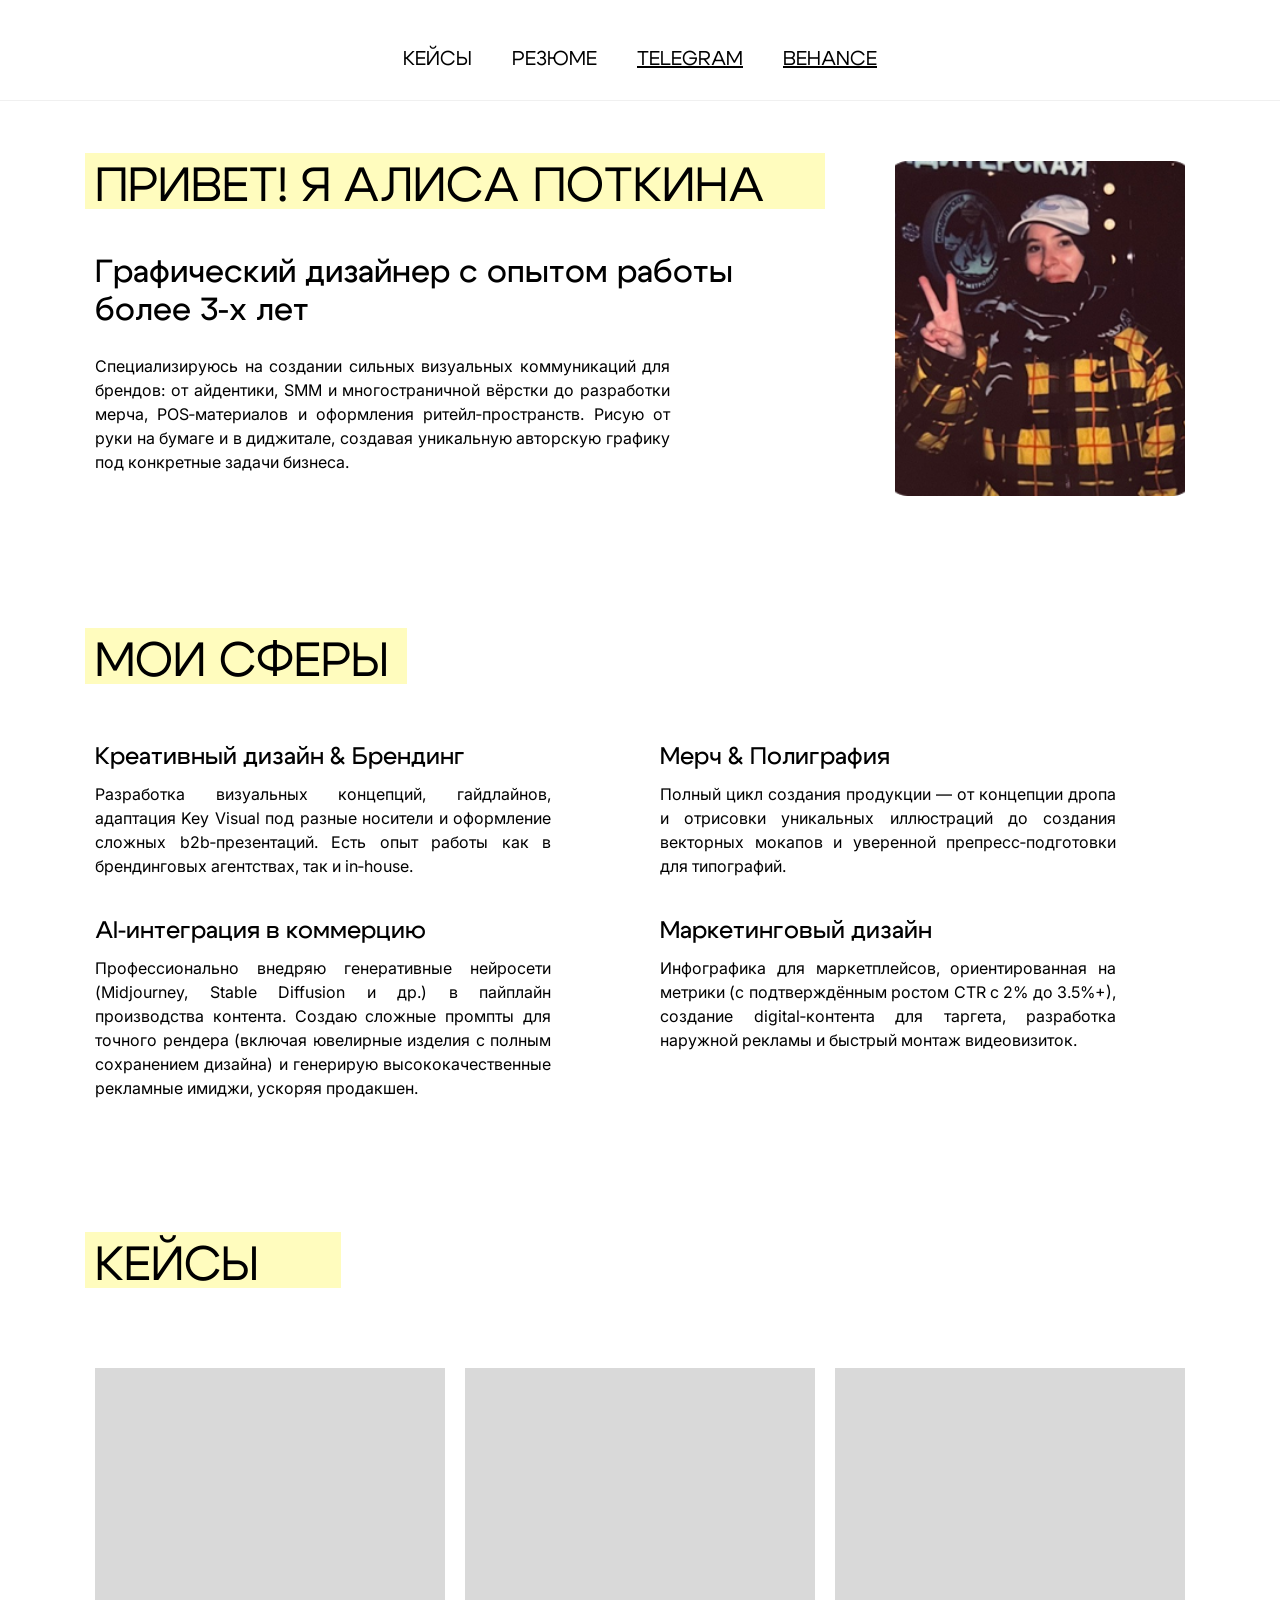
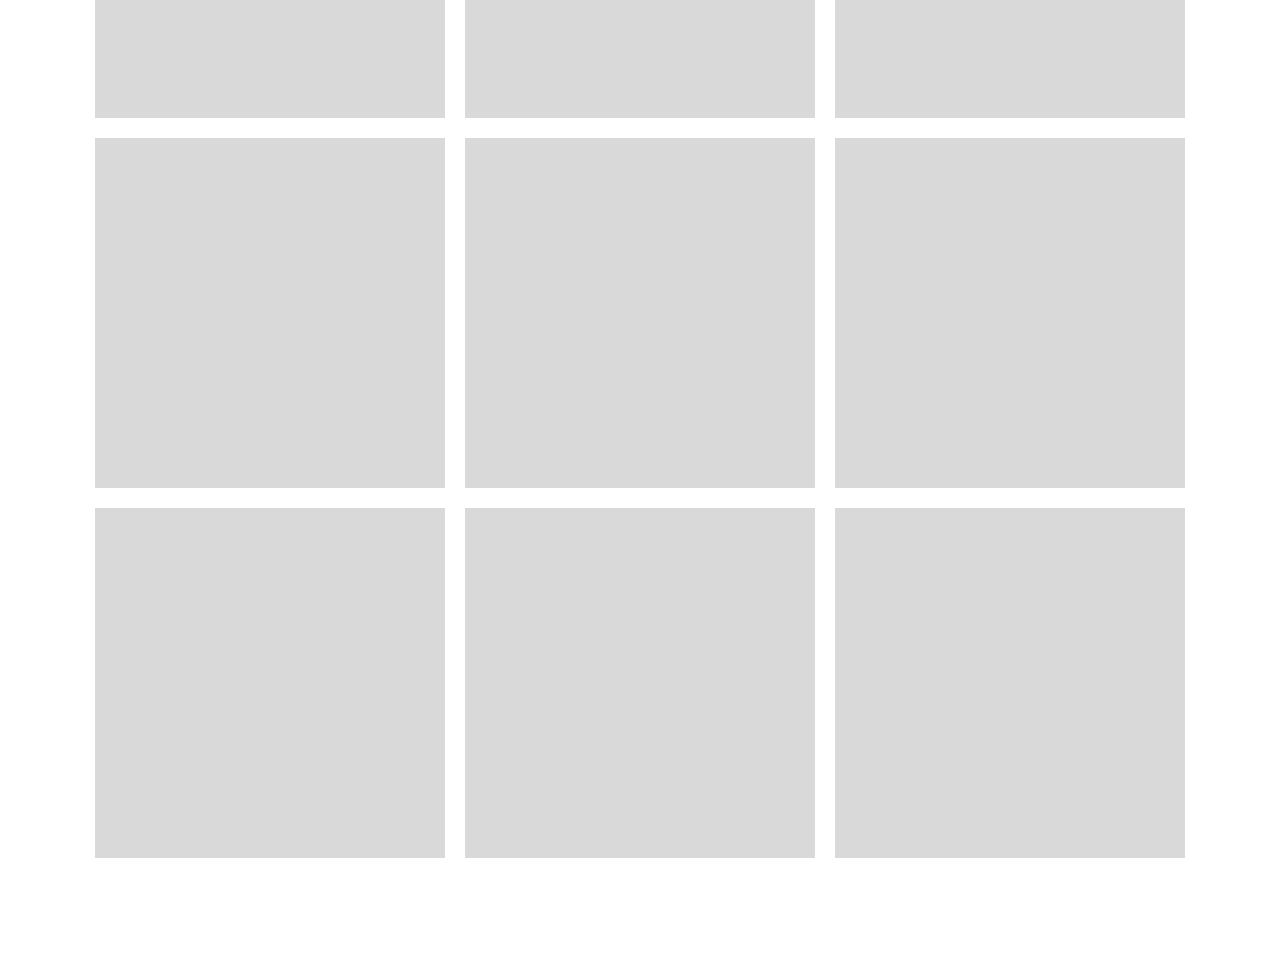
<file: index.html>
<!DOCTYPE html>
<html lang="ru">
<head>
  ⁠<link rel="icon" type="image/png" href="favicon.png">⁠
  <meta charset="UTF-8">
  <meta name="viewport" content="width=device-width, initial-scale=1.0">
  <title>Алиса Поткина — Портфолио</title>
  <link rel="stylesheet" href="style.css">
</head>
<body>

  <!-- Закрепленное меню -->
  <header class="header">
    <button class="nav-link">Кейсы</button>
    <button class="nav-link">Резюме</button>
   <a href="https://t.me/alisaap" class="nav-link" target="_blank">Telegram</a>
   <a href="https://www.behance.net/alisapotki6d21" class="nav-link" target="_blank">Behance</a>
  </header>

  <main class="container">
    <!-- Блок: Обо мне -->
    <section class="hero-section">
      <div class="hero-text-info">
        <div class="title-wrapper">
          <div class="title-decoration hero-decoration"></div>
          <h1 class="main-title">Привет! Я Алиса Поткина</h1>
        </div>
        <h3 class="subtitle">Графический дизайнер с опытом работы более 3‑х лет</h3>
        <p class="paragraph">
          Специализируюсь на создании сильных визуальных коммуникаций для брендов: от айдентики, SMM и многостраничной вёрстки до разработки мерча, POS‑материалов и оформления ритейл‑пространств. Рисую от руки на бумаге и в диджитале, создавая уникальную авторскую графику под конкретные задачи бизнеса.
        </p>
      </div>
      <img class="profile-image" src="avatar.png" alt="Алиса Поткина" />
    </section>

    <!-- Блок: Мои сферы -->
    <section class="spheres-section">
      <div class="title-wrapper align-left">
        <div class="title-decoration spheres-decoration"></div>
        <h2 class="section-title">Мои сферы</h2>
      </div>
      
      <div class="spheres-grid">
        <div class="sphere-item">
          <h4 class="sphere-title">Креативный дизайн & Брендинг</h4>
          <p class="paragraph">
            Разработка визуальных концепций, гайдлайнов, адаптация Key Visual под разные носители и оформление сложных b2b‑презентаций. Есть опыт работы как в брендинговых агентствах, так и in‑house.
          </p>
        </div>
        
        <div class="sphere-item">
          <h4 class="sphere-title">Мерч & Полиграфия</h4>
          <p class="paragraph">
            Полный цикл создания продукции — от концепции дропа и отрисовки уникальных иллюстраций до создания векторных мокапов и уверенной препресс‑подготовки для типографий.
          </p>
        </div>
        
        <div class="sphere-item">
          <h4 class="sphere-title">AI‑интеграция в коммерцию</h4>
          <p class="paragraph">
            Профессионально внедряю генеративные нейросети (Midjourney, Stable Diffusion и др.) в пайплайн производства контента. Создаю сложные промпты для точного рендера (включая ювелирные изделия с полным сохранением дизайна) и генерирую высококачественные рекламные имиджи, ускоряя продакшен.
          </p>
        </div>
        
        <div class="sphere-item">
          <h4 class="sphere-title">Маркетинговый дизайн</h4>
          <p class="paragraph">
            Инфографика для маркетплейсов, ориентированная на метрики (с подтверждённым ростом CTR с 2% до 3.5%+), создание digital‑контента для таргета, разработка наружной рекламы и быстрый монтаж видеовизиток.
          </p>
        </div>
      </div>
    </section>

    <!-- Блок: Проекты -->
    <section class="projects-section">
      <div class="title-wrapper align-left">
        <div class="title-decoration projects-decoration"></div>
        <h2 class="section-title">Кейсы</h2>
      </div>

      <div class="projects-grid">
        <!-- 9 плашек для портфолио -->
        <div class="project-card-placeholder"></div>
        <div class="project-card-placeholder"></div>
        <div class="project-card-placeholder"></div>
        <div class="project-card-placeholder"></div>
        <div class="project-card-placeholder"></div>
        <div class="project-card-placeholder"></div>
        <div class="project-card-placeholder"></div>
        <div class="project-card-placeholder"></div>
        <div class="project-card-placeholder"></div>
      </div>
    </section>
<!-- Наша кнопка. Я дала ей уникальный id="scrollTopBtn", чтобы другие стили её не трогали -->
    <button id="scrollTopBtn" onclick="window.scrollTo({ top: 0, behavior: 'smooth' })">Наверх</button>

  </main>

  <!-- Скрипт, который показывает кнопку при скролле -->
  <script>
    const btn = document.getElementById("scrollTopBtn");
    
    // Следим за скроллом страницы
    window.addEventListener("scroll", () => {
      if (window.scrollY > 300) { // Если пролистали вниз больше 300 пикселей
        btn.classList.add("show"); // Показываем кнопку
      } else {
        btn.classList.remove("show"); // Прячем кнопку
      }
    });
  </script>
</body>
</html>
</file>
<file: style.css>
/* =========================================
   1. ПОДКЛЮЧЕНИЕ ШРИФТОВ
========================================= */

/* Бесплатный Inter для основного текста */
@import url('https://fonts.googleapis.com/css2?family=Inter:wght@400&display=swap');

/* Твой шрифт Cygre (Обычный для заголовков) */
@font-face {
  font-family: 'Cygre';
  src: url('fonts/Cygre-Regular.ttf') format('truetype'), /* если у тебя .ttf */
  font-style: normal;
}

/* Твой шрифт Cygre (Medium для подзаголовков) */
@font-face {
  font-family: 'Cygre Medium';
  src: url('fonts/Cygre-Medium.ttf') format('truetype'),
  font-weight: 500;
  font-style: normal;
}

/* =========================================
   2. БАЗОВЫЕ НАСТРОЙКИ
========================================= */
* {
  box-sizing: border-box;
}

body {
  margin: 0;
  padding: 0;
  background-color: white;
  color: black;
  min-height: 100vh;
}

/* =========================================
   3. ШАПКА (МЕНЮ)
========================================= */
.header {
  position: sticky;
  top: 0;
  background: white;
  padding: 30px 20px;
  display: flex;
  justify-content: center;
  align-items: center;
  gap: 40px;
  z-index: 100;
  border-bottom: 1px solid #f0f0f0;
}

.nav-link {
  background: none;
  border: none;
  cursor: pointer;
  color: black;
  font-size: 20px;
  font-family: "Cygre", sans-serif; /* <-- ШРИФТ ИЗ ТВОЕГО КОДА */
  text-transform: uppercase;
  transition: opacity 0.2s;
  padding: 0;
}

.nav-link:hover {
  opacity: 0.6;
}

/* =========================================
   4. ОСНОВНОЙ КОНТЕЙНЕР И КНОПКА "НАЗАД"
========================================= */
.container {
  max-width: 1130px;
  margin: 0 auto;
  padding: 60px 20px 120px 20px;
  display: flex;
  flex-direction: column;
  gap: 140px;
#scrollTopBtn {
  position: fixed !important;
  bottom: 40px !important;
  right: 40px !important;
  z-index: 999;
  
  background: #FFFCBE;
  color: black;
  font-family: "Cygre", sans-serif;
  font-size: 20px;
  text-transform: uppercase;
  padding: 16px 32px;
  border: none;
  cursor: pointer;
  box-shadow: 0 4px 12px rgba(0, 0, 0, 0.1);
  
  /* Эти две строчки прячут её, чтобы скрипт мог показать её при скролле */
  opacity: 0;
  visibility: hidden;
}
#scrollTopBtn.show {
  opacity: 1;
  visibility: visible;
}
/* =========================================
   5. ЗАГОЛОВКИ С ЖЕЛТЫМИ ПОДЛОЖКАМИ
========================================= */
.title-wrapper {
  position: relative;
  display: inline-block;
  margin-bottom: 16px;
}

.title-wrapper.align-left {
  align-self: flex-start;
}

/* Это тот самый желтый прямоугольник, который в фигме был сзади текста */
.title-decoration {
  position: absolute;
  bottom: 4px;
  left: -10px;
  right: -10px;
  height: 56px;
  background: #FFFCBE; /* <-- ЖЕЛТЫЙ ЦВЕТ ИЗ ТВОЕГО КОДА */
  z-index: 0;
}

.hero-decoration { width: 100%; }
.spheres-decoration { width: 322px; right: auto; }
.projects-decoration { width: 256px; right: auto; }

/* Главные заголовки (Привет! / Мои сферы / Проекты) */
.main-title, .section-title {
  font-family: "Cygre", sans-serif; /* <-- ШРИФТ ИЗ ТВОЕГО КОДА */
  font-size: 48px;
  font-weight: 400;
  text-transform: uppercase;
  position: relative;
  z-index: 1; /* Чтобы текст был поверх желтой плашки */
  margin: 0;
}

/* =========================================
   6. ТЕКСТЫ И ПОДЗАГОЛОВКИ
========================================= */
.subtitle {
  font-family: "Cygre Medium", sans-serif; /* <-- ШРИФТ ИЗ ТВОЕГО КОДА */
  font-size: 32px;
  font-weight: 500;
  line-height: 1.2;
  margin: 0;
}

.sphere-title {
  font-family: "Cygre Medium", sans-serif; /* <-- ШРИФТ ИЗ ТВОЕГО КОДА */
  font-size: 24px;
  font-weight: 500;
  margin: 0;
}

.paragraph {
  font-family: "Inter", sans-serif; /* <-- ШРИФТ ИЗ ТВОЕГО КОДА */
  font-size: 16px;
  line-height: 1.5;
  text-align: justify;
  margin: 0;
}

/* =========================================
   7. СЕТКИ И РАСПОЛОЖЕНИЕ БЛОКОВ
========================================= */
.hero-section {
  display: flex;
  justify-content: space-between;
  -items: flex-start;
  gap: 60px;
  flex-wrap: wrap;
}

.hero-text-info {
  flex: 1;
  min-width: 300px;
  display: flex;
  flex-direction: column;
  gap: 24px;
}

.hero-text-info .paragraph {
  max-width: 575px;
}

.profile-image {
  width: 290px;
  height: 335px;
  object-fit: cover;
}

.spheres-section {
  display: flex;
  flex-direction: column;
  gap: 40px;
}

.spheres-grid {
  display: grid;
  grid-template-columns: repeat(auto-fit, minmax(400px, 1fr));
  gap: 40px;
}

.sphere-item {
  display: flex;
  flex-direction: column;
  gap: 12px;
}

.sphere-item .paragraph {
  max-width: 456px;
}

.projects-section {
  display: flex;
  flex-direction: column;
  gap: 60px;
}

.projects-grid {
  display: grid;
  grid-template-columns: repeat(3, 1fr);
  gap: 20px;
}

.project-card-placeholder {
  background: #D9D9D9;
  aspect-ratio: 1 / 1;
  width: 100%;
}

/* =========================================
   8. АДАПТИВ (Для телефонов и планшетов)
========================================= */
max-width: 768px {
  .projects-grid { grid-template-columns: repeat(2, 1fr); }
  .spheres-grid { grid-template-columns: 1fr; }
  .header { flex-wrap: wrap; gap: 15px; }
}

max-width: 480px {
  .projects-grid { grid-template-columns: 1fr; }
  .main-title, .section-title { font-size: 32px; }
} align
</file>
